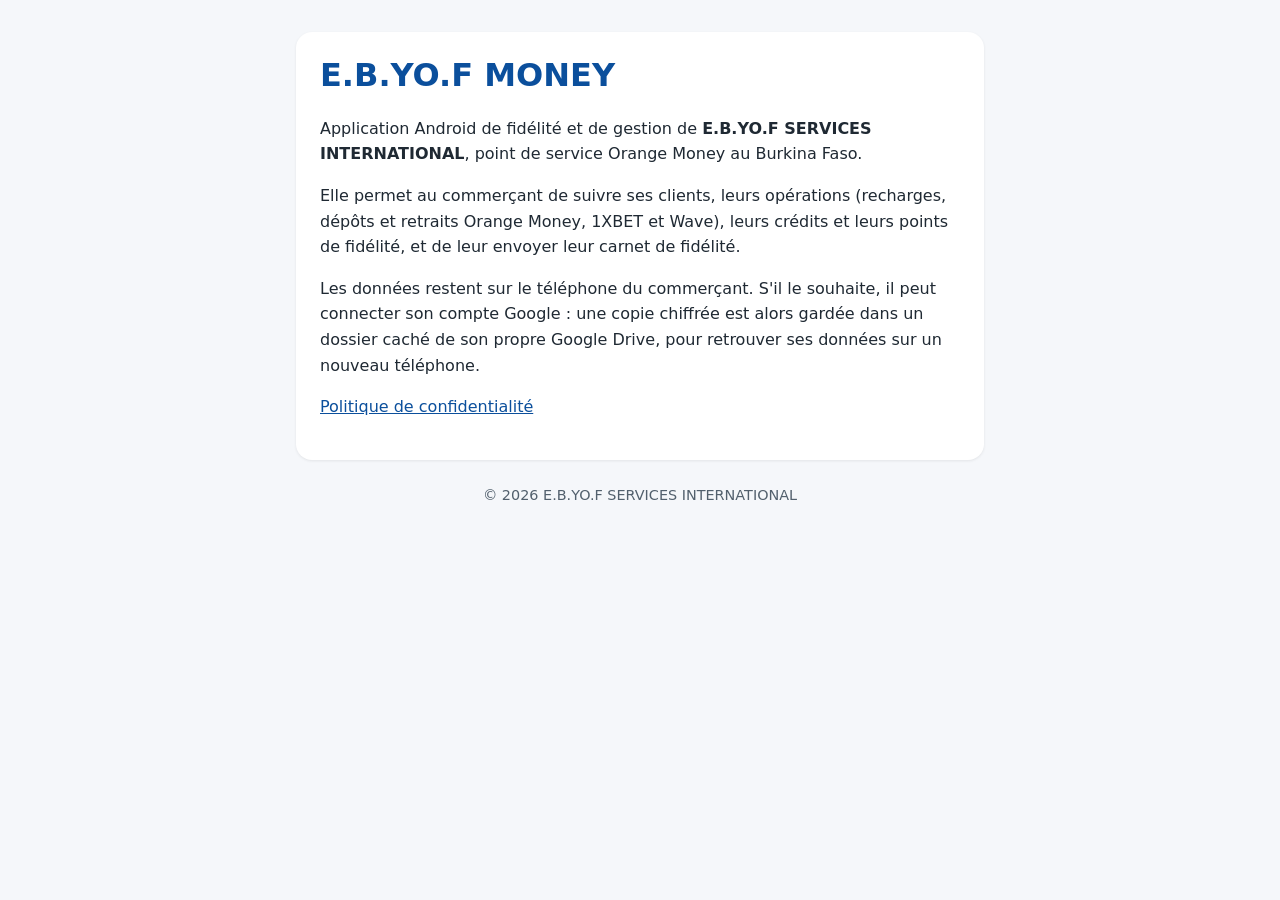
<file: index.html>
<!doctype html>
<html lang="fr">
<head>
  <meta charset="utf-8">
  <meta name="viewport" content="width=device-width, initial-scale=1">
  <title>E.B.YO.F MONEY</title>
  <link rel="stylesheet" href="style.css">
</head>
<body>
<main>
  <div class="carte">
    <h1>E.B.YO.F MONEY</h1>
    <p>Application Android de fidélité et de gestion de
      <strong>E.B.YO.F SERVICES INTERNATIONAL</strong>, point de service
      Orange Money au Burkina Faso.</p>
    <p>Elle permet au commerçant de suivre ses clients, leurs opérations
      (recharges, dépôts et retraits Orange Money, 1XBET et Wave), leurs
      crédits et leurs points de fidélité, et de leur envoyer leur carnet de
      fidélité.</p>
    <p>Les données restent sur le téléphone du commerçant. S'il le souhaite,
      il peut connecter son compte Google : une copie chiffrée est alors
      gardée dans un dossier caché de son propre Google Drive, pour retrouver
      ses données sur un nouveau téléphone.</p>
    <p><a href="confidentialite.html">Politique de confidentialité</a></p>
  </div>
  <footer>© 2026 E.B.YO.F SERVICES INTERNATIONAL</footer>
</main>
</body>
</html>
</file>
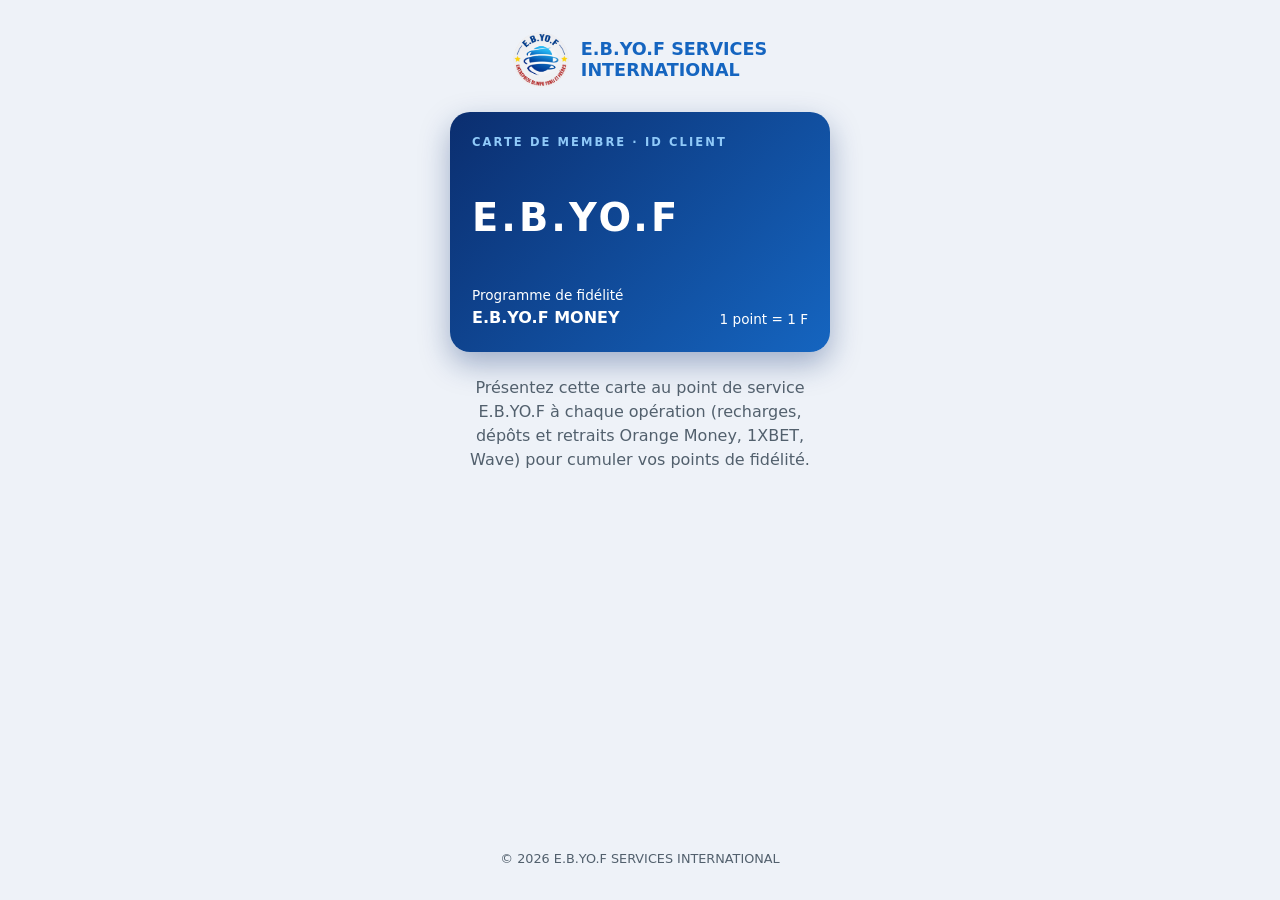
<file: c.html>
<!doctype html>
<html lang="fr">
<head>
  <meta charset="utf-8">
  <meta name="viewport" content="width=device-width, initial-scale=1">
  <meta name="robots" content="noindex">
  <title>Carte de membre E.B.YO.F</title>
  <style>
    :root {
      --fond: #eef2f8;
      --texte: #1f2933;
      --doux: #52606d;
      --marine: #0b2e6f;
      --bleu: #1565c0;
    }
    @media (prefers-color-scheme: dark) {
      :root { --fond: #0d1420; --texte: #e4e7eb; --doux: #9aa5b1; }
    }
    * { box-sizing: border-box; }
    body {
      margin: 0;
      min-height: 100vh;
      background: var(--fond);
      color: var(--texte);
      font: 16px/1.5 system-ui, -apple-system, "Segoe UI", Roboto, sans-serif;
      display: flex;
      flex-direction: column;
      align-items: center;
      padding: 32px 16px;
    }
    .entete { display: flex; align-items: center; gap: 12px; margin-bottom: 24px; }
    .entete img { width: 56px; height: 56px; border-radius: 50%; background: #fff; }
    .entete strong { color: var(--bleu); font-size: 1.1rem; line-height: 1.2; }
    .carte {
      width: 100%;
      max-width: 380px;
      aspect-ratio: 1.586;
      border-radius: 20px;
      padding: 22px;
      color: #fff;
      background: linear-gradient(135deg, var(--marine), var(--bleu));
      box-shadow: 0 12px 30px rgba(11, 46, 111, .35);
      display: flex;
      flex-direction: column;
      justify-content: space-between;
    }
    .etiquette { letter-spacing: .18em; font-size: .72rem; font-weight: 700; color: #90caf9; }
    .id {
      font-size: clamp(1.8rem, 9vw, 2.4rem);
      font-weight: 900;
      letter-spacing: .08em;
      font-variant-numeric: tabular-nums;
    }
    .pied { display: flex; justify-content: space-between; align-items: flex-end; font-size: .85rem; }
    .pied b { font-size: 1rem; }
    .texte { max-width: 380px; text-align: center; color: var(--doux); margin-top: 24px; }
    footer { margin-top: auto; padding-top: 32px; font-size: .8rem; color: var(--doux); }
  </style>
</head>
<body>
  <div class="entete">
    <img src="logo.jpg" alt="Logo E.B.YO.F">
    <strong>E.B.YO.F SERVICES<br>INTERNATIONAL</strong>
  </div>

  <div class="carte">
    <div class="etiquette">CARTE DE MEMBRE · ID CLIENT</div>
    <div class="id" id="id">E.B.YO.F</div>
    <div class="pied">
      <span>Programme de fidélité<br><b>E.B.YO.F MONEY</b></span>
      <span>1 point = 1 F</span>
    </div>
  </div>

  <p class="texte" id="message">
    Présentez cette carte au point de service E.B.YO.F à chaque opération
    (recharges, dépôts et retraits Orange Money, 1XBET, Wave) pour cumuler
    vos points de fidélité.
  </p>

  <footer>© 2026 E.B.YO.F SERVICES INTERNATIONAL</footer>

  <script>
    // Le QR du carnet contient « c?EBYOF-0001 » : seul l'ID est dans le
    // lien, aucune autre donnée du client.
    var brut = '';
    try {
      brut = decodeURIComponent(location.search.replace(/^\?(id=)?/, ''));
    } catch (e) {}
    if (/^EBYOF-\d{1,9}$/i.test(brut)) {
      document.getElementById('id').textContent = brut.toUpperCase();
      document.title = 'Carte de membre ' + brut.toUpperCase();
    }
  </script>
</body>
</html>
</file>
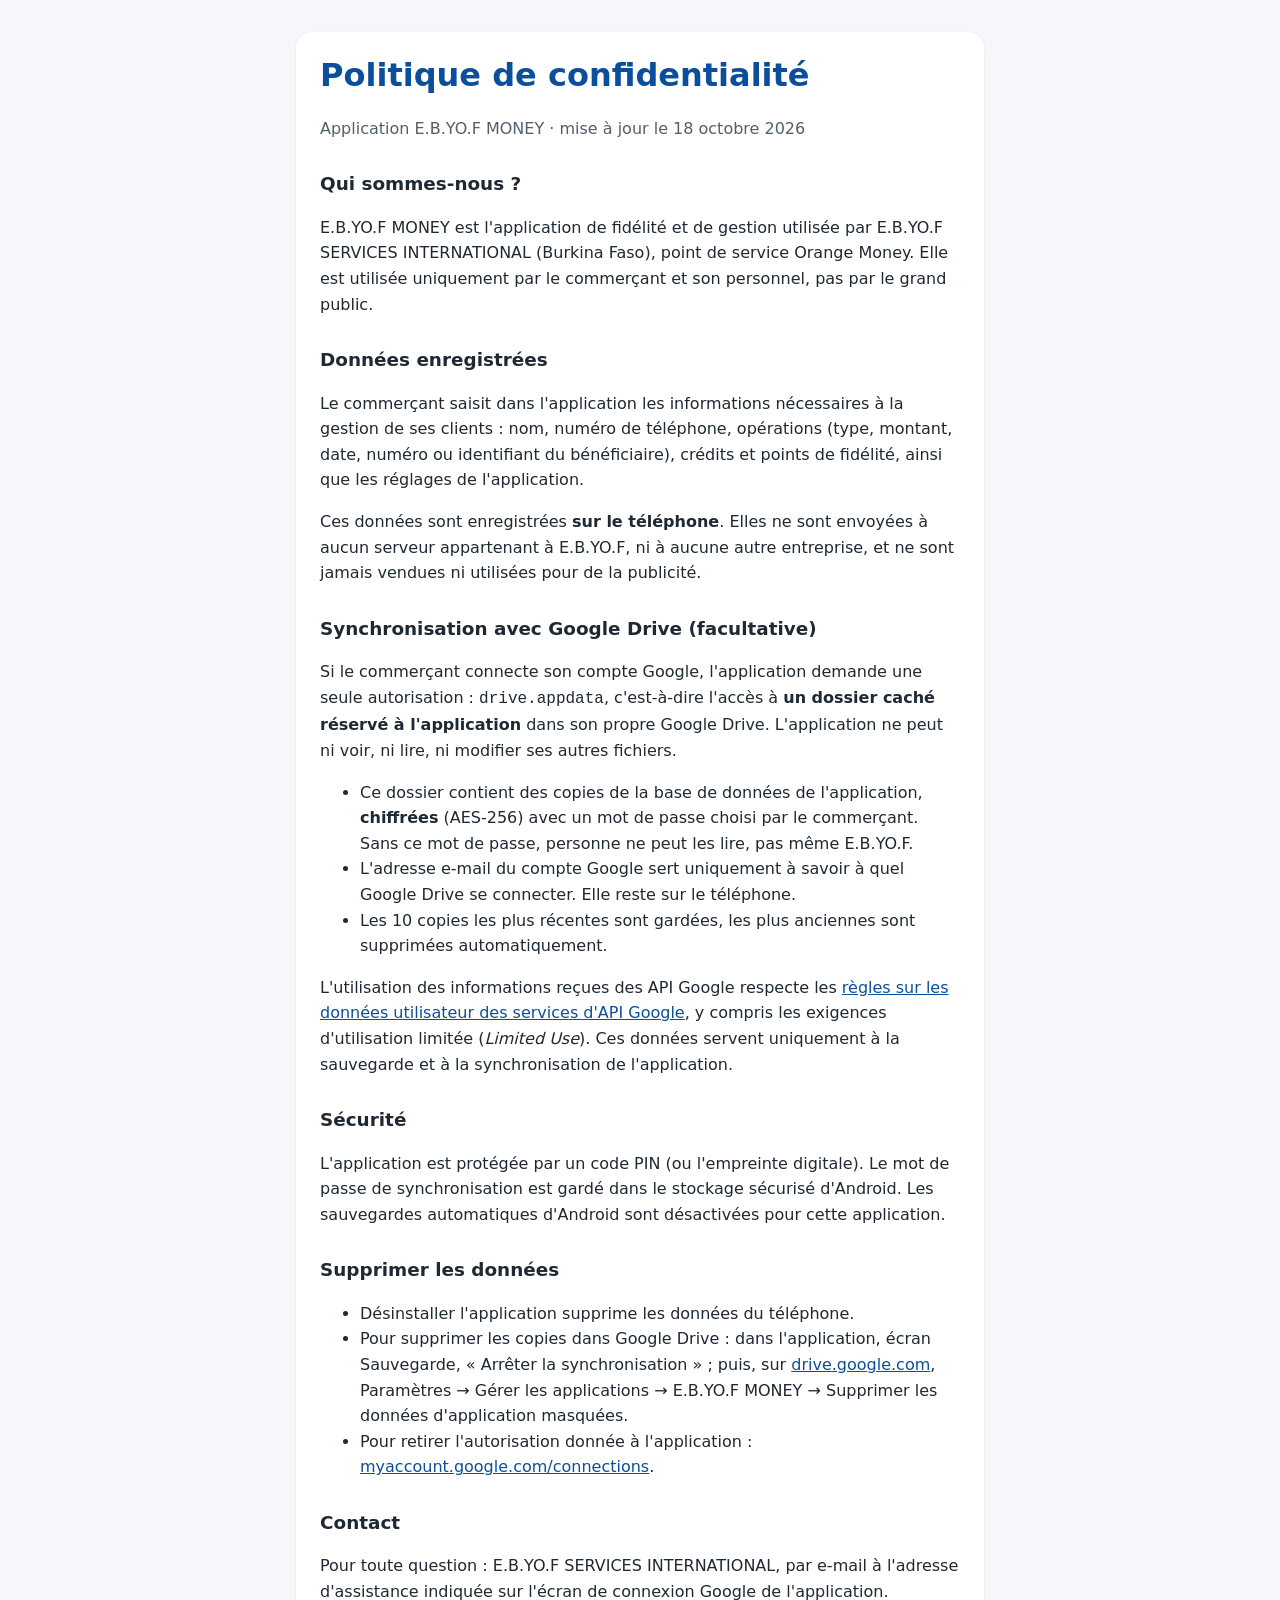
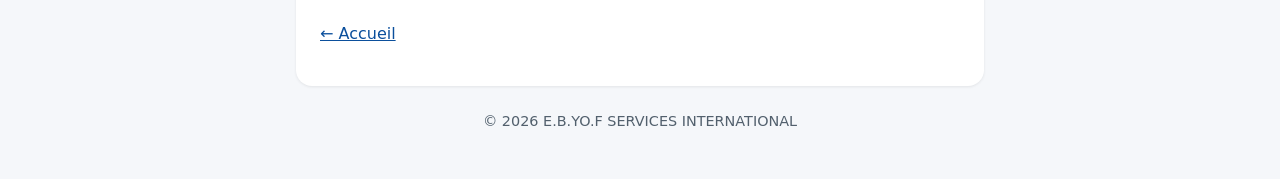
<file: confidentialite.html>
<!doctype html>
<html lang="fr">
<head>
  <meta charset="utf-8">
  <meta name="viewport" content="width=device-width, initial-scale=1">
  <title>Confidentialité E.B.YO.F MONEY</title>
  <link rel="stylesheet" href="style.css">
</head>
<body>
<main>
  <div class="carte">
    <h1>Politique de confidentialité</h1>
    <p class="doux">Application E.B.YO.F MONEY · mise à jour le 18 octobre 2026</p>

    <h2>Qui sommes-nous ?</h2>
    <p>E.B.YO.F MONEY est l'application de fidélité et de gestion utilisée par
      E.B.YO.F SERVICES INTERNATIONAL (Burkina Faso), point de service
      Orange Money. Elle est utilisée uniquement par le commerçant et son
      personnel, pas par le grand public.</p>

    <h2>Données enregistrées</h2>
    <p>Le commerçant saisit dans l'application les informations nécessaires
      à la gestion de ses clients : nom, numéro de téléphone, opérations
      (type, montant, date, numéro ou identifiant du bénéficiaire), crédits
      et points de fidélité, ainsi que les réglages de l'application.</p>
    <p>Ces données sont enregistrées <strong>sur le téléphone</strong>. Elles
      ne sont envoyées à aucun serveur appartenant à E.B.YO.F, ni à aucune
      autre entreprise, et ne sont jamais vendues ni utilisées pour de la
      publicité.</p>

    <h2>Synchronisation avec Google Drive (facultative)</h2>
    <p>Si le commerçant connecte son compte Google, l'application demande
      une seule autorisation : <code>drive.appdata</code>, c'est-à-dire
      l'accès à <strong>un dossier caché réservé à l'application</strong>
      dans son propre Google Drive. L'application ne peut ni voir, ni lire,
      ni modifier ses autres fichiers.</p>
    <ul>
      <li>Ce dossier contient des copies de la base de données de
        l'application, <strong>chiffrées</strong> (AES-256) avec un mot de
        passe choisi par le commerçant. Sans ce mot de passe, personne ne
        peut les lire, pas même E.B.YO.F.</li>
      <li>L'adresse e-mail du compte Google sert uniquement à savoir à quel
        Google Drive se connecter. Elle reste sur le téléphone.</li>
      <li>Les 10 copies les plus récentes sont gardées, les plus anciennes
        sont supprimées automatiquement.</li>
    </ul>
    <p>L'utilisation des informations reçues des API Google respecte les
      <a href="https://developers.google.com/terms/api-services-user-data-policy">règles
      sur les données utilisateur des services d'API Google</a>, y compris
      les exigences d'utilisation limitée (<em>Limited Use</em>). Ces données
      servent uniquement à la sauvegarde et à la synchronisation de
      l'application.</p>

    <h2>Sécurité</h2>
    <p>L'application est protégée par un code PIN (ou l'empreinte digitale).
      Le mot de passe de synchronisation est gardé dans le stockage sécurisé
      d'Android. Les sauvegardes automatiques d'Android sont désactivées pour
      cette application.</p>

    <h2>Supprimer les données</h2>
    <ul>
      <li>Désinstaller l'application supprime les données du téléphone.</li>
      <li>Pour supprimer les copies dans Google Drive : dans l'application,
        écran Sauvegarde, « Arrêter la synchronisation » ; puis, sur
        <a href="https://drive.google.com">drive.google.com</a>, Paramètres →
        Gérer les applications → E.B.YO.F MONEY → Supprimer les données
        d'application masquées.</li>
      <li>Pour retirer l'autorisation donnée à l'application :
        <a href="https://myaccount.google.com/connections">myaccount.google.com/connections</a>.</li>
    </ul>

    <h2>Contact</h2>
    <p>Pour toute question : E.B.YO.F SERVICES INTERNATIONAL, par e-mail à
      l'adresse d'assistance indiquée sur l'écran de connexion Google de
      l'application.</p>

    <p><a href="index.html">← Accueil</a></p>
  </div>
  <footer>© 2026 E.B.YO.F SERVICES INTERNATIONAL</footer>
</main>
</body>
</html>
</file>
<file: style.css>
:root {
  --fond: #f5f7fa;
  --carte: #ffffff;
  --texte: #1f2933;
  --doux: #52606d;
  --accent: #0b4f9c;
}
@media (prefers-color-scheme: dark) {
  :root {
    --fond: #12161c;
    --carte: #1c222b;
    --texte: #e4e7eb;
    --doux: #9aa5b1;
    --accent: #7cb3ff;
  }
}
* { box-sizing: border-box; }
body {
  margin: 0;
  background: var(--fond);
  color: var(--texte);
  font: 16px/1.6 system-ui, -apple-system, "Segoe UI", Roboto, sans-serif;
}
main {
  max-width: 720px;
  margin: 0 auto;
  padding: 32px 16px 48px;
}
.carte {
  background: var(--carte);
  border-radius: 16px;
  padding: 24px;
  box-shadow: 0 1px 3px rgba(0, 0, 0, .08);
}
h1 { color: var(--accent); margin-top: 0; line-height: 1.2; }
h2 { font-size: 1.15rem; margin-top: 28px; }
a { color: var(--accent); }
.doux, footer { color: var(--doux); }
footer { text-align: center; font-size: .9rem; margin-top: 24px; }
</file>
